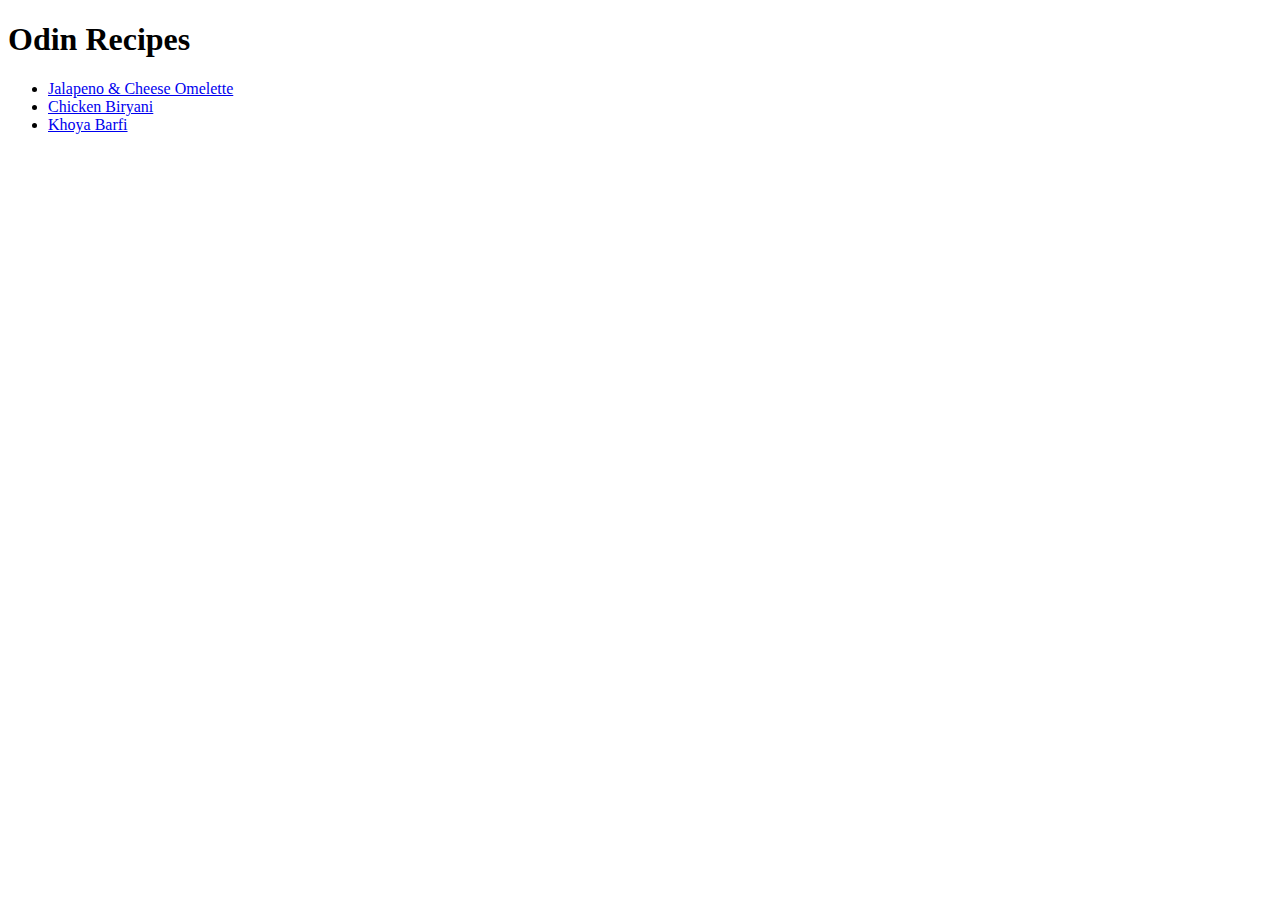
<file: index.html>
<!DOCTYPE html>
<html lang="en">
<head>
    <meta charset="UTF-8">
    <meta name="viewport" content="width=device-width, initial-scale=1.0">
    <title>Recipes</title>
</head>
<body>
    <h1>Odin Recipes</h1>
    <ul>
        <li><a href="../odin-recipes/recipes/cheese-omelette.html">Jalapeno & Cheese Omelette</a></li>
         <li><a href="../odin-recipes/recipes/biryani.html">Chicken Biryani</a></li>
         <li><a href="../odin-recipes/recipes/barfi.html">Khoya Barfi</a></li>
    
    </ul>
</body>
</html>
</file>
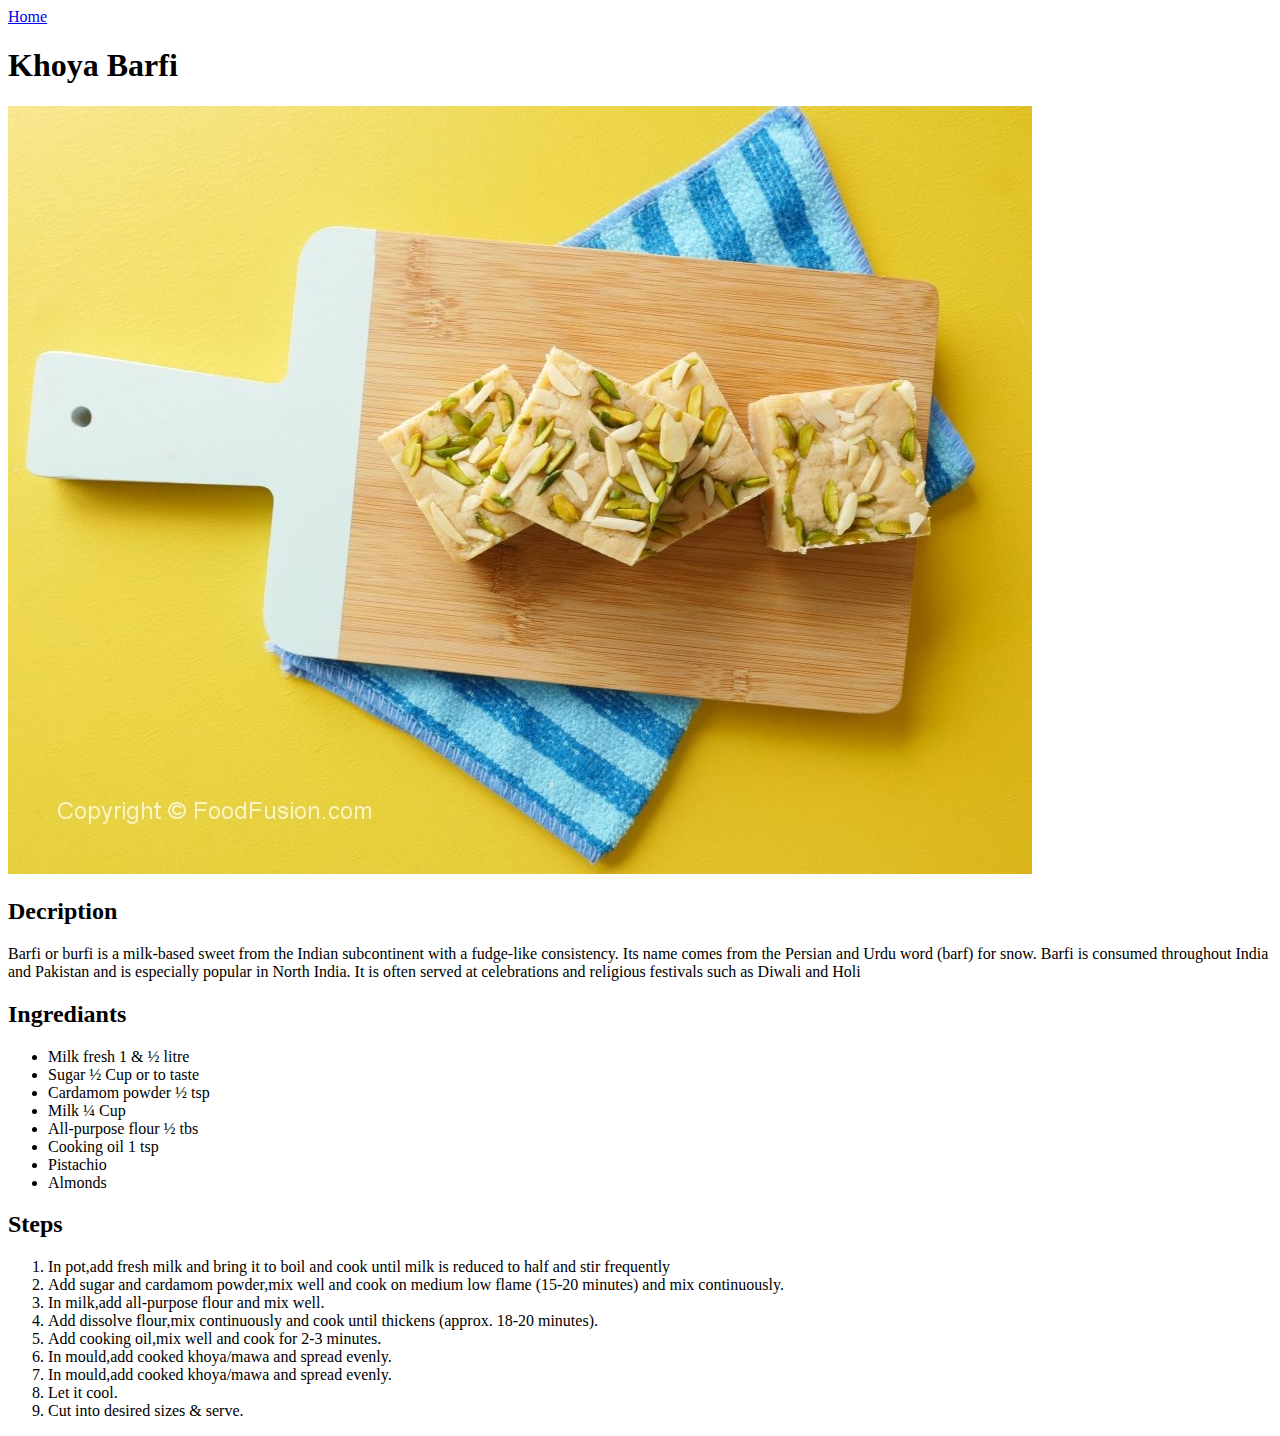
<file: recipes/barfi.html>
<!DOCTYPE html>
<html lang="en">
<head>
    <meta charset="UTF-8">
    <meta name="viewport" content="width=device-width, initial-scale=1.0">
    <title>Barfi</title>
</head>
<body>
    <a href="../index.html">Home</a>
    <h1>Khoya Barfi</h1>
    <img src="../images/Mawa-Barfi-Recipe-by-Food-fusion-5.jpg" alt="barfi on a serving board">

    <h2>Decription</h2>
    <p>Barfi or burfi is a milk-based sweet from the Indian subcontinent with a fudge-like consistency. Its name comes from the Persian and Urdu word (barf) for snow. Barfi is consumed throughout India and Pakistan and is especially popular in North India. It is often served at celebrations and religious festivals such as Diwali and Holi</p>
    <h2>Ingrediants</h2>
    
    <ul>
        <li> Milk fresh 1 & ½ litre</li>
        <li>Sugar ½ Cup or to taste</li>
        <li>Cardamom powder ½ tsp</li>
        <li>Milk ¼ Cup</li>
        <li>All-purpose flour ½ tbs</li>
        <li>Cooking oil 1 tsp</li>
        <li>Pistachio</li>
        <li>Almonds</li>
    </ul>

    <h2>Steps</h2>
    <ol>
        <li>In pot,add fresh milk and bring it to boil and cook until milk is reduced to half and stir frequently</li>
        <li>Add sugar and cardamom powder,mix well and cook on medium low flame (15-20 minutes) and mix continuously.</li>
        <li>In milk,add all-purpose flour and mix well.</li>
        <li>Add dissolve flour,mix continuously and cook until thickens (approx. 18-20 minutes).</li>
        <li>Add cooking oil,mix well and cook for 2-3 minutes.</li>
        <li>In mould,add cooked khoya/mawa and spread evenly.</li>
        <li>In mould,add cooked khoya/mawa and spread evenly.</li>
        <li>Let it cool.</li>
        <li>Cut into desired sizes & serve.</li>

        </li>
    </ol>
</body>
</html>
</file>
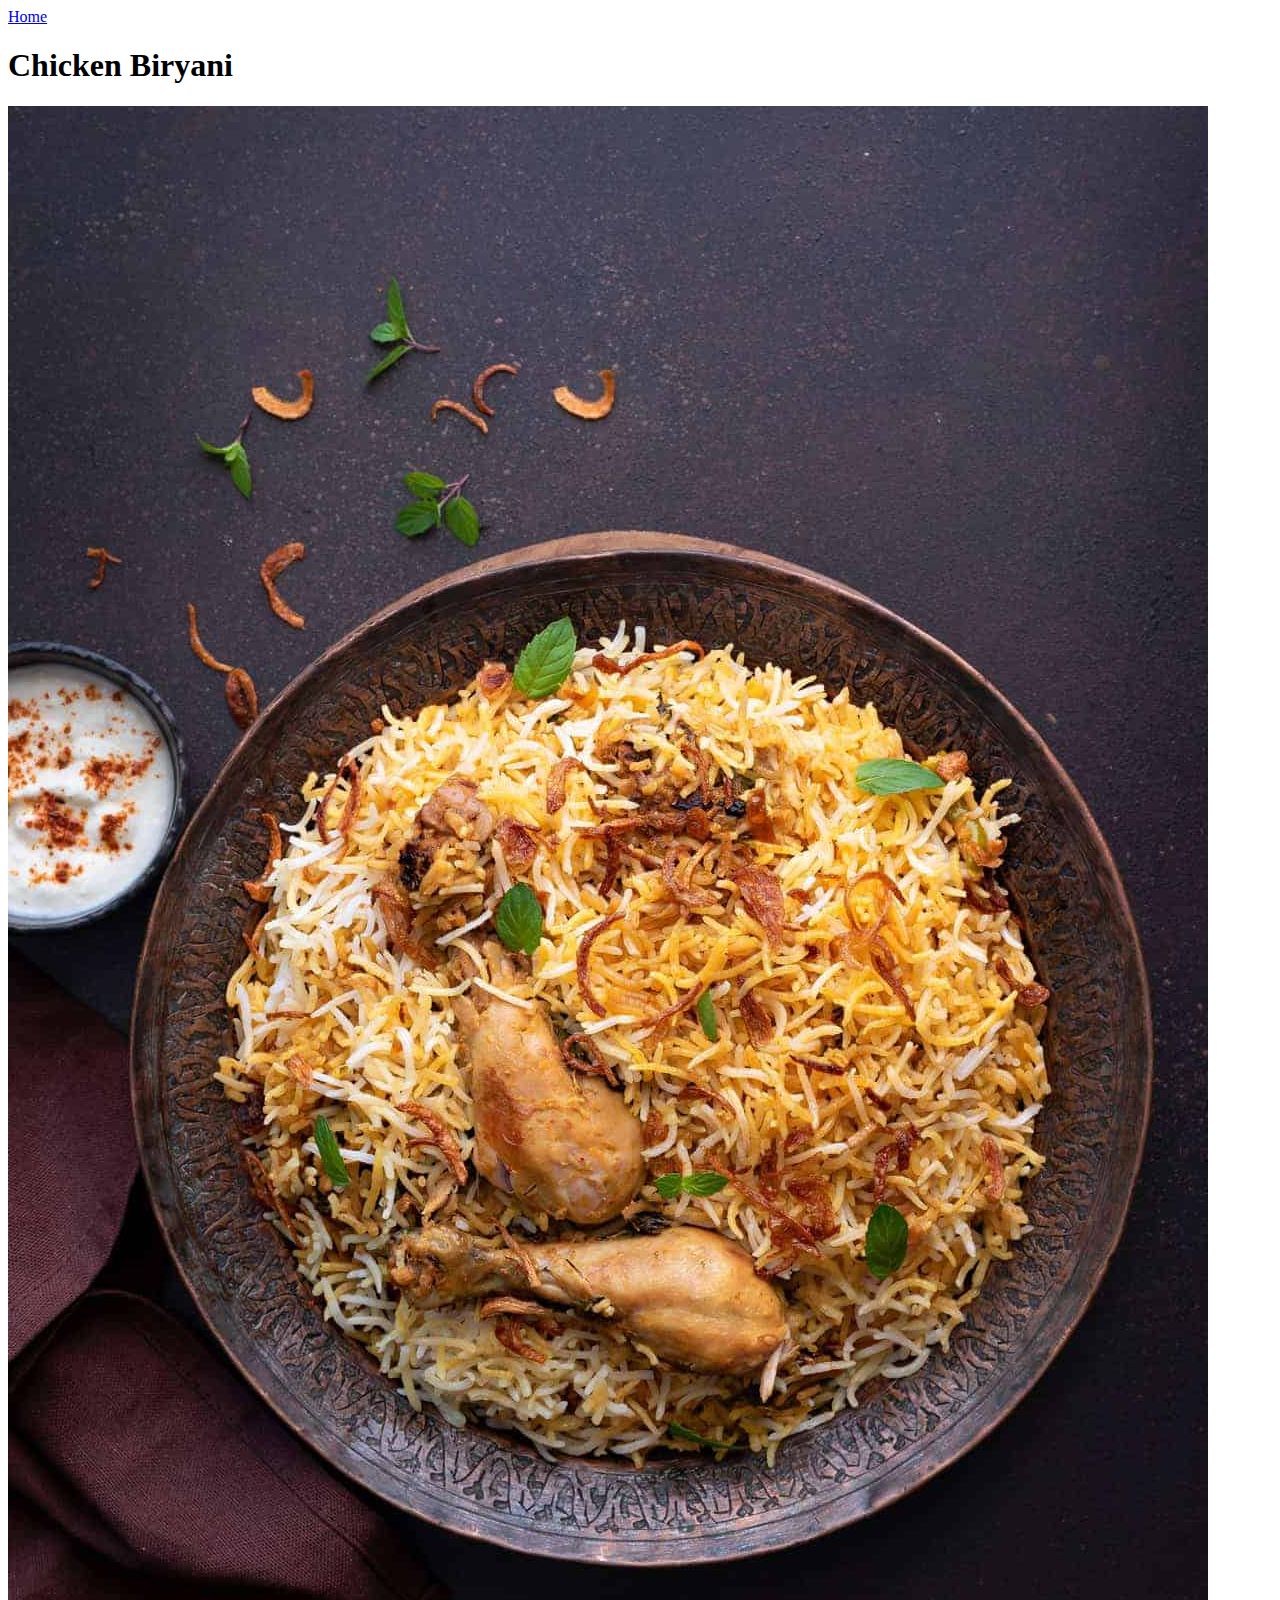
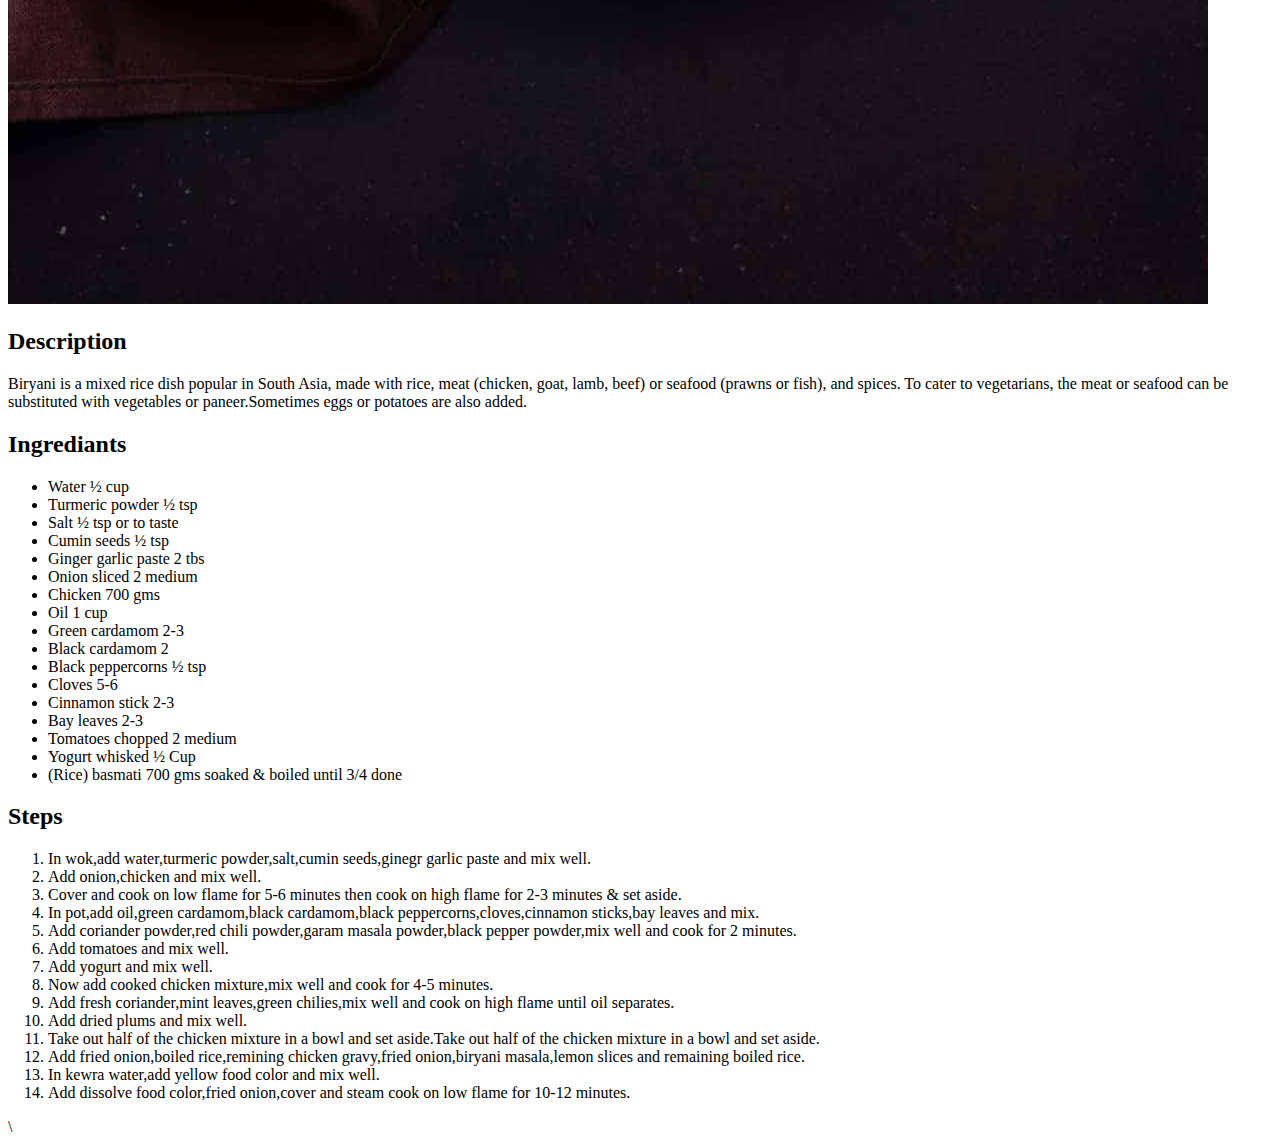
<file: recipes/biryani.html>
<!DOCTYPE html>
<html lang="en">
<head>
    <meta charset="UTF-8">
    <meta name="viewport" content="width=device-width, initial-scale=1.0">
    <title>Biryani</title>
</head>
<body>
    <a href="../index.html">Home</a>
    <h1>Chicken Biryani</h1>
    <img src="../images/Chicken-Biryani.jpg" alt="A dish of chicken biryani" >
    <h2>Description</h2>
    <p>Biryani is a mixed rice dish popular in South Asia, made with rice, meat (chicken, goat, lamb, beef) or seafood (prawns or fish), and spices. To cater to vegetarians, the meat or seafood can be substituted with vegetables or paneer.Sometimes eggs or potatoes are also added.
    <h2>Ingrediants</h2>
    <ul>
        <li>Water ½ cup</li>
        <li>Turmeric powder ½ tsp</li>
        <li>Salt ½ tsp or to taste</li>
        <li>Cumin seeds ½ tsp</li>
        <li>Ginger garlic paste 2 tbs</li>
        <li>Onion sliced 2 medium</li>
        <li>Chicken 700 gms</li>
        <li>Oil 1 cup</li>
        <li>Green cardamom 2-3</li>
        <li>Black cardamom 2</li>
        <li>Black peppercorns ½ tsp</li>
        <li>Cloves 5-6</li>
        <li>Cinnamon stick 2-3</li>
        <li>Bay leaves 2-3</li>
        <li>Tomatoes chopped 2 medium</li>
        <li>Yogurt whisked ½ Cup</li>
        <li> (Rice) basmati 700 gms soaked & boiled until 3/4 done</li>

    </ul>

    <h2>Steps</h2>

    <ol>
        <li>In wok,add water,turmeric powder,salt,cumin seeds,ginegr garlic paste and mix well.</li>
        <li>Add onion,chicken and mix well.</li>
        <li>Cover and cook on low flame for 5-6 minutes then cook on high flame for 2-3 minutes & set aside.</li>
        <li>In pot,add oil,green cardamom,black cardamom,black peppercorns,cloves,cinnamon sticks,bay leaves and mix.</li>
        <li>Add coriander powder,red chili powder,garam masala powder,black pepper powder,mix well and cook for 2 minutes.</li>
        <li>Add tomatoes and mix well.</li>
        <li>Add yogurt and mix well.</li>
        <li>Now add cooked chicken mixture,mix well and cook for 4-5 minutes.</li>
        <li>Add fresh coriander,mint leaves,green chilies,mix well and cook on high flame until oil separates.</li>
        <li>Add dried plums and mix well.</li>
        <li>Take out half of the chicken mixture in a bowl and set aside.Take out half of the chicken mixture in a bowl and set aside.</li>
        <li>Add fried onion,boiled rice,remining chicken gravy,fried onion,biryani masala,lemon slices and remaining boiled rice.</li>
        <li>In kewra water,add yellow food color and mix well.</li>
        <li>Add dissolve food color,fried onion,cover and steam cook on low flame for 10-12 minutes.</li>

    </ol>\



</body>
</html>
</file>
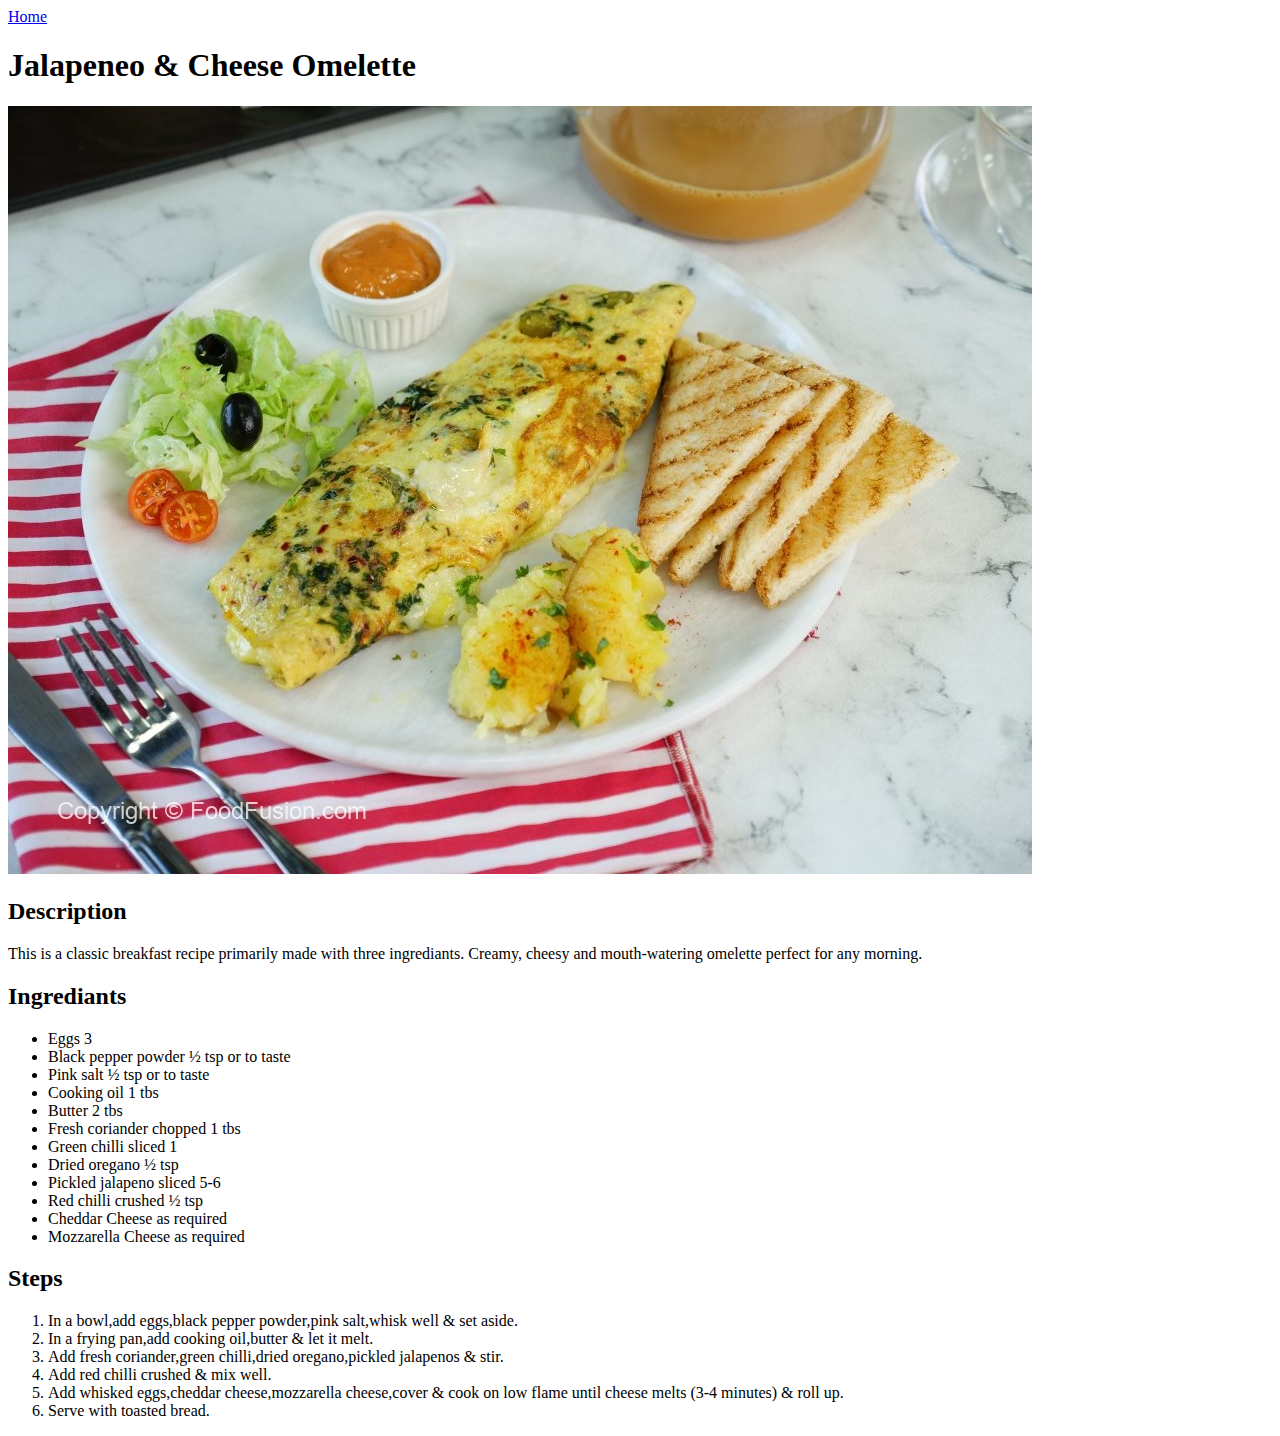
<file: recipes/cheese-omelette.html>
<!DOCTYPE html>
<html lang="en">
<head>
    <meta charset="UTF-8">
    <meta name="viewport" content="width=device-width, initial-scale=1.0">
    <title>Cheese-Omelette</title>
</head>
<body>
    <a href="../index.html">Home</a>

    <h1>Jalapeneo & Cheese Omelette</h1>
    <img src="../images/Jalapeno-Cheese-Omelette-Recipe-by-Food-fusion-5.jpg" alt="Jalapeno and cheese omletter rolled and served in a plate">

    <h2>Description</h2>
    <p>This is a classic breakfast recipe primarily made with three ingrediants. Creamy, cheesy and mouth-watering omelette perfect for any morning.</p>
    <h2>Ingrediants</h2>
    <ul>
        <li>Eggs 3</li>
        <li>Black pepper powder ½ tsp or to taste</li>
        <li>Pink salt ½ tsp or to taste</li>
        <li>Cooking oil 1 tbs</li>
        <li>Butter 2 tbs</li>
        <li>Fresh coriander chopped 1 tbs</li>
        <li>Green chilli sliced 1</li>
        <li>Dried oregano ½ tsp</li>
        <li>Pickled jalapeno sliced 5-6</li>
        <li>Red chilli crushed ½ tsp</li>
        <li>Cheddar Cheese as required</li>
        <li>Mozzarella Cheese as required</li>

    </ul>

    <h2>Steps</h2>
    <ol>
        <li>In a bowl,add eggs,black pepper powder,pink salt,whisk well & set aside.</li>
        <li>In a frying pan,add cooking oil,butter & let it melt.</li>
        <li>Add fresh coriander,green chilli,dried oregano,pickled jalapenos & stir.</li>
        <li>Add red chilli crushed & mix well.</li>
        <li>Add whisked eggs,cheddar cheese,mozzarella cheese,cover & cook on low flame until cheese melts (3-4 minutes) & roll up.</li>
        <li>Serve with toasted bread.</li>
    </ol>
</body>
</html>
</file>
